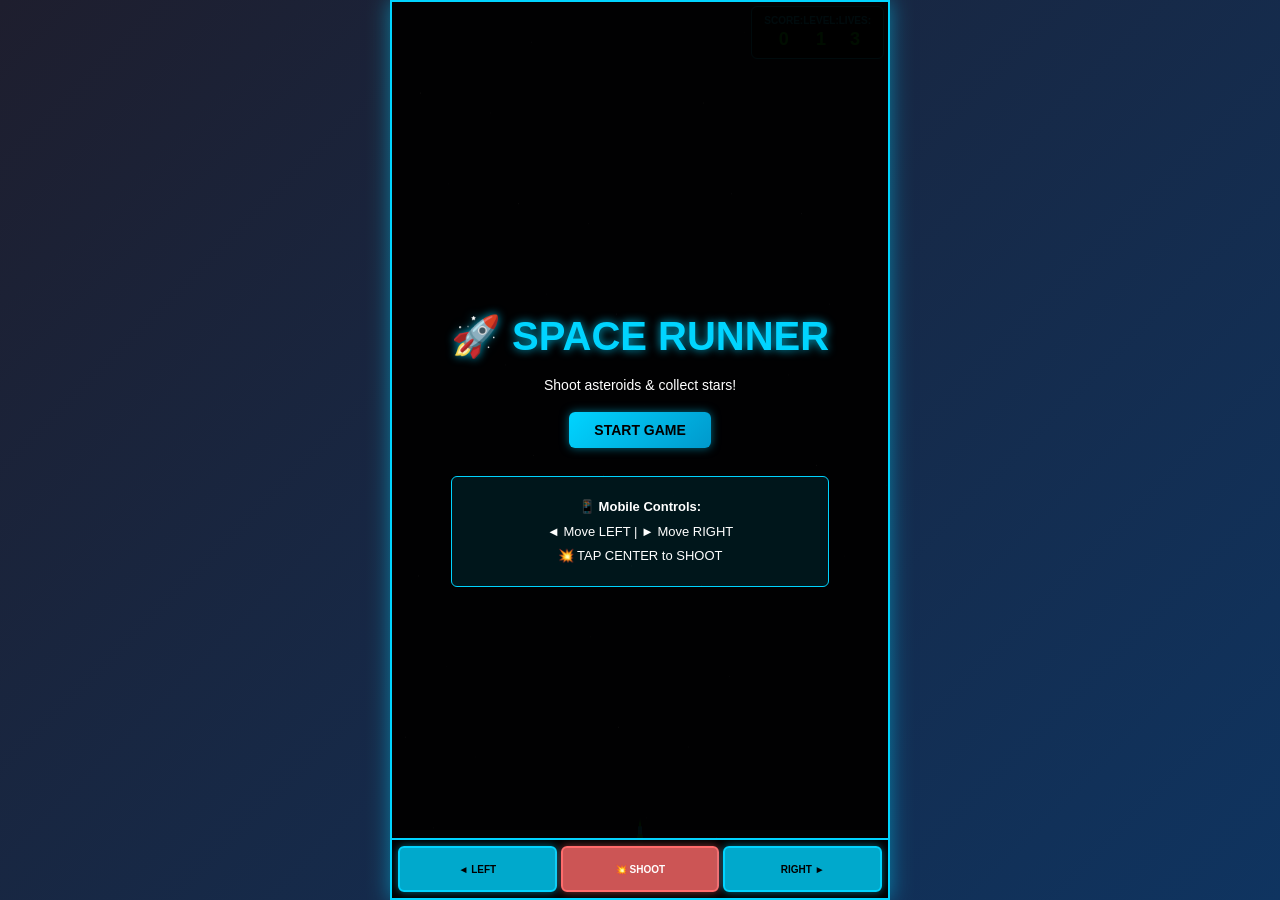
<file: index.html>
<!DOCTYPE html>
<html lang="en">
<head>
    <meta charset="UTF-8">
    <meta name="viewport" content="width=device-width, initial-scale=1.0, viewport-fit=cover, user-scalable=no">
    <title>Space Runner - Mobile Game</title>
    <link rel="stylesheet" href="style.css">
</head>
<body>
    <div class="container">
        <div id="gameContainer">
            <canvas id="gameCanvas"></canvas>
            
            <!-- Game UI Overlay -->
            <div id="ui" class="ui-overlay">
                <div class="score-board">
                    <div class="score-item">
                        <span class="label">Score:</span>
                        <span id="score" class="value">0</span>
                    </div>
                    <div class="score-item">
                        <span class="label">Level:</span>
                        <span id="level" class="value">1</span>
                    </div>
                    <div class="score-item">
                        <span class="label">Lives:</span>
                        <span id="lives" class="value">3</span>
                    </div>
                </div>

                <!-- Start Screen -->
                <div id="startScreen" class="screen active">
                    <div class="screen-content">
                        <h1>🚀 SPACE RUNNER</h1>
                        <p>Shoot asteroids & collect stars!</p>
                        <button id="startBtn" class="btn btn-primary">START GAME</button>
                        <div class="controls-info">
                            <p><strong>📱 Mobile Controls:</strong></p>
                            <p>◄ Move LEFT | ► Move RIGHT</p>
                            <p>💥 TAP CENTER to SHOOT</p>
                        </div>
                    </div>
                </div>

                <!-- Game Over Screen -->
                <div id="gameOverScreen" class="screen">
                    <div class="screen-content">
                        <h1>GAME OVER</h1>
                        <div class="final-stats">
                            <p>Final Score: <span id="finalScore">0</span></p>
                            <p>Level Reached: <span id="finalLevel">1</span></p>
                        </div>
                        <button id="restartBtn" class="btn btn-primary">PLAY AGAIN</button>
                        <button id="shareBtn" class="btn btn-secondary">SHARE SCORE</button>
                    </div>
                </div>

                <!-- Pause Screen -->
                <div id="pauseScreen" class="screen">
                    <div class="screen-content">
                        <h1>PAUSED</h1>
                        <button id="pauseResumeBtn" class="btn btn-primary">RESUME</button>
                        <button id="pauseQuitBtn" class="btn btn-secondary">QUIT TO MENU</button>
                    </div>
                </div>
            </div>

            <!-- Mobile Controls - Optimized Layout -->
            <div class="mobile-controls">
                <button id="leftBtn" class="control-btn left-btn">◄ LEFT</button>
                <button id="shootBtn" class="control-btn shoot-btn">💥 SHOOT</button>
                <button id="rightBtn" class="control-btn right-btn">RIGHT ►</button>
            </div>
        </div>
    </div>

    <script src="game.js"></script>
</body>
</html>
</file>
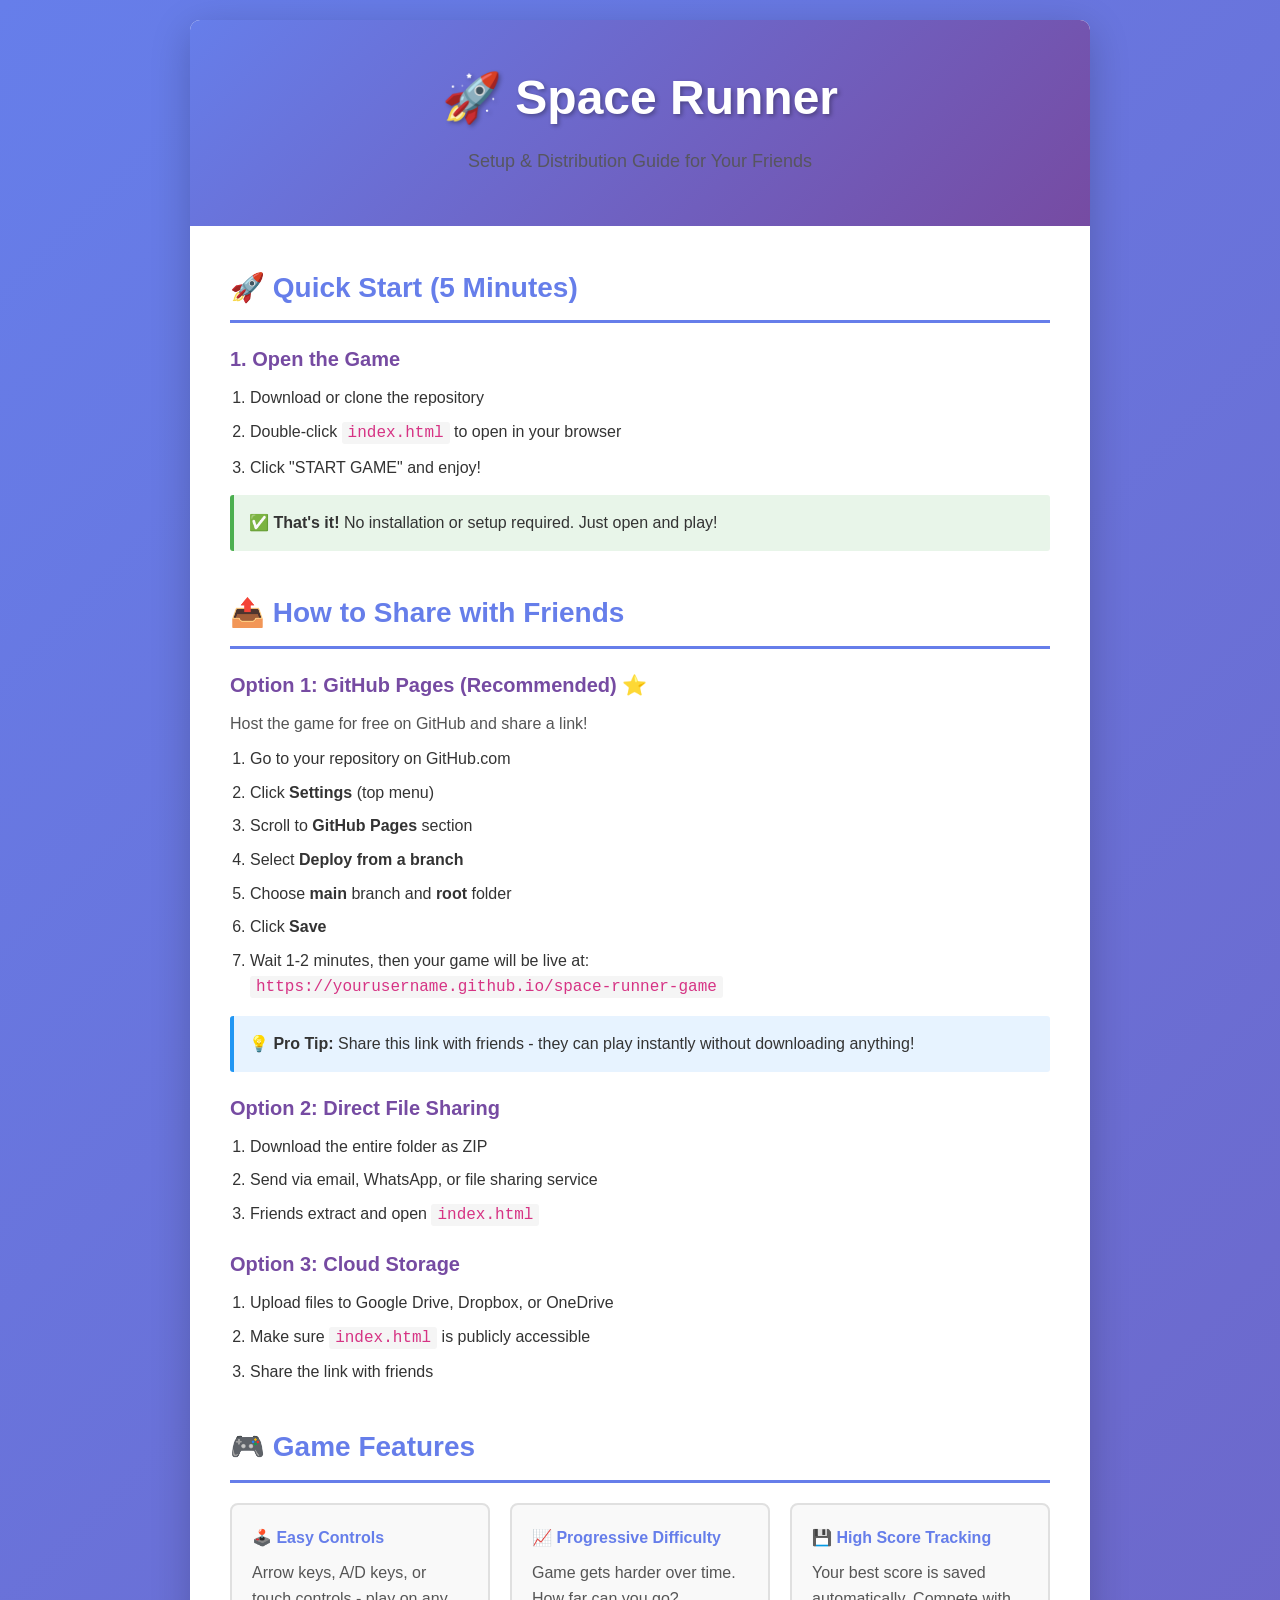
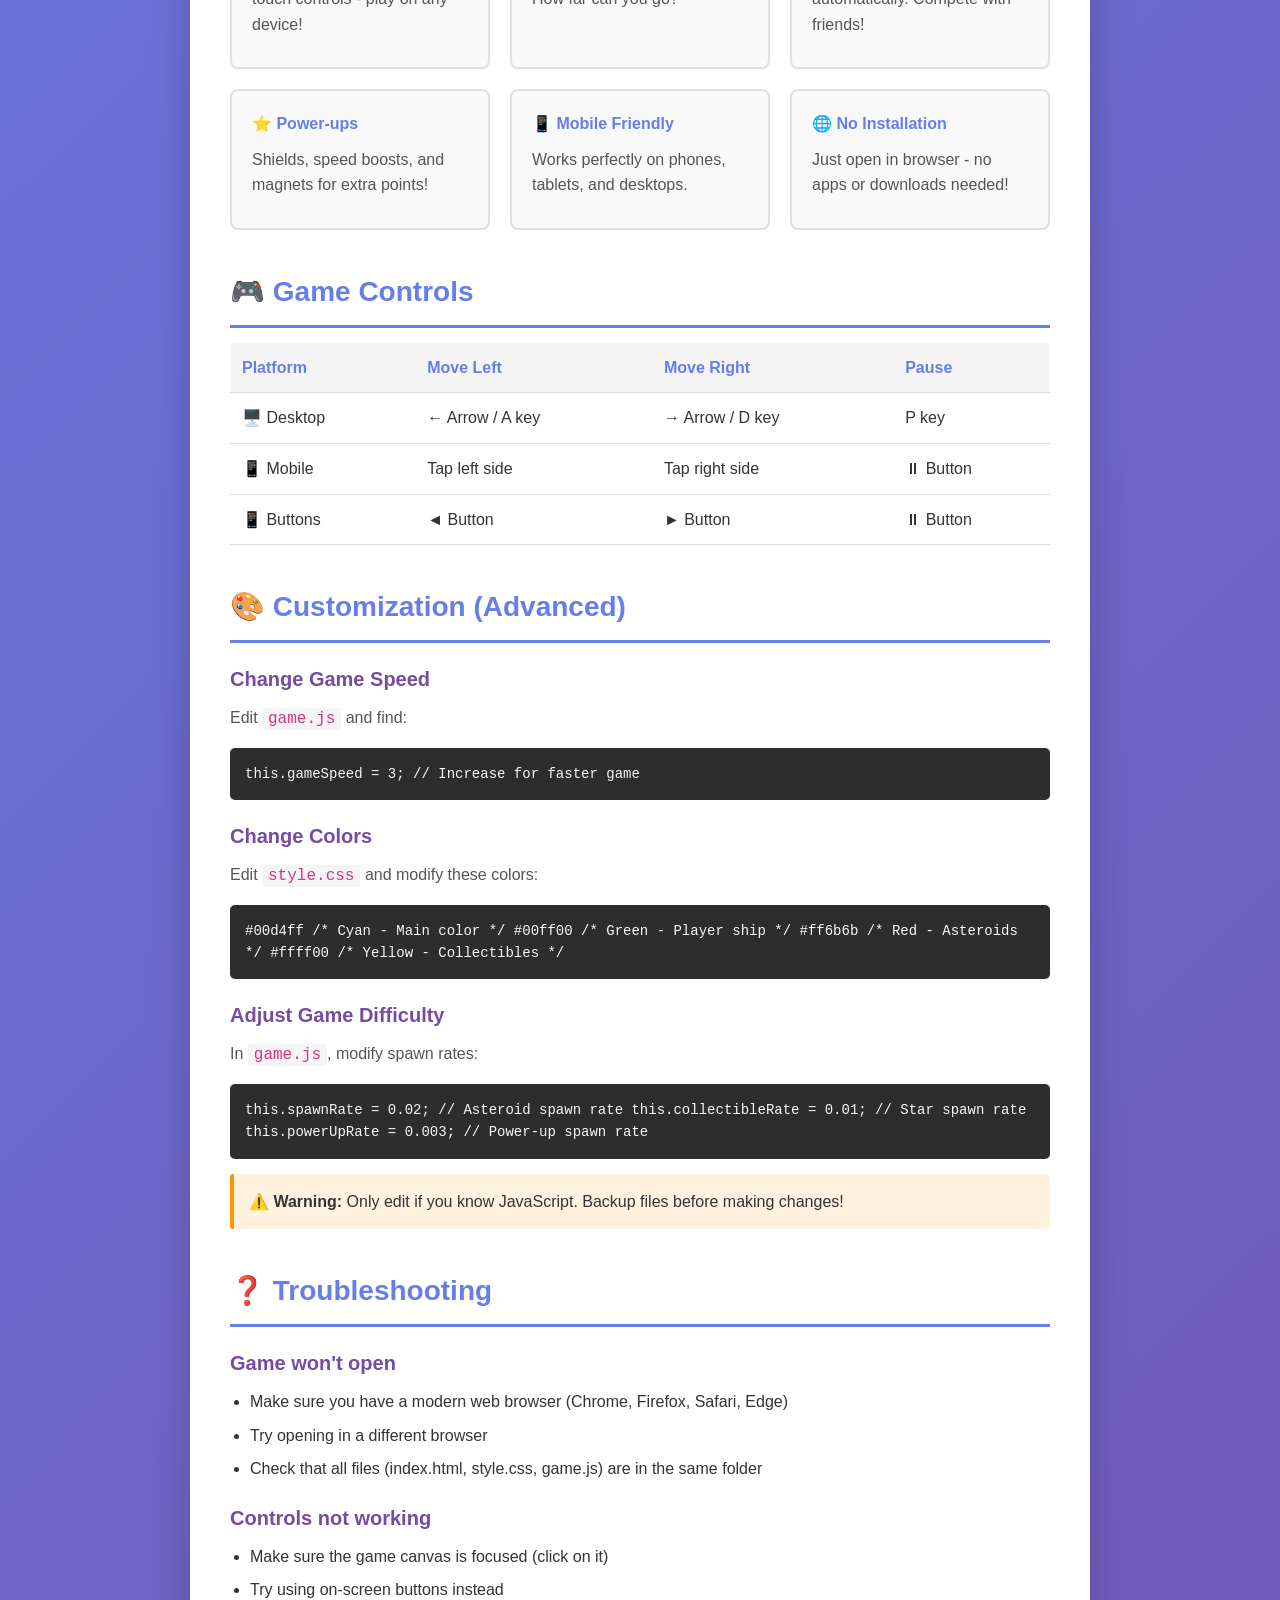
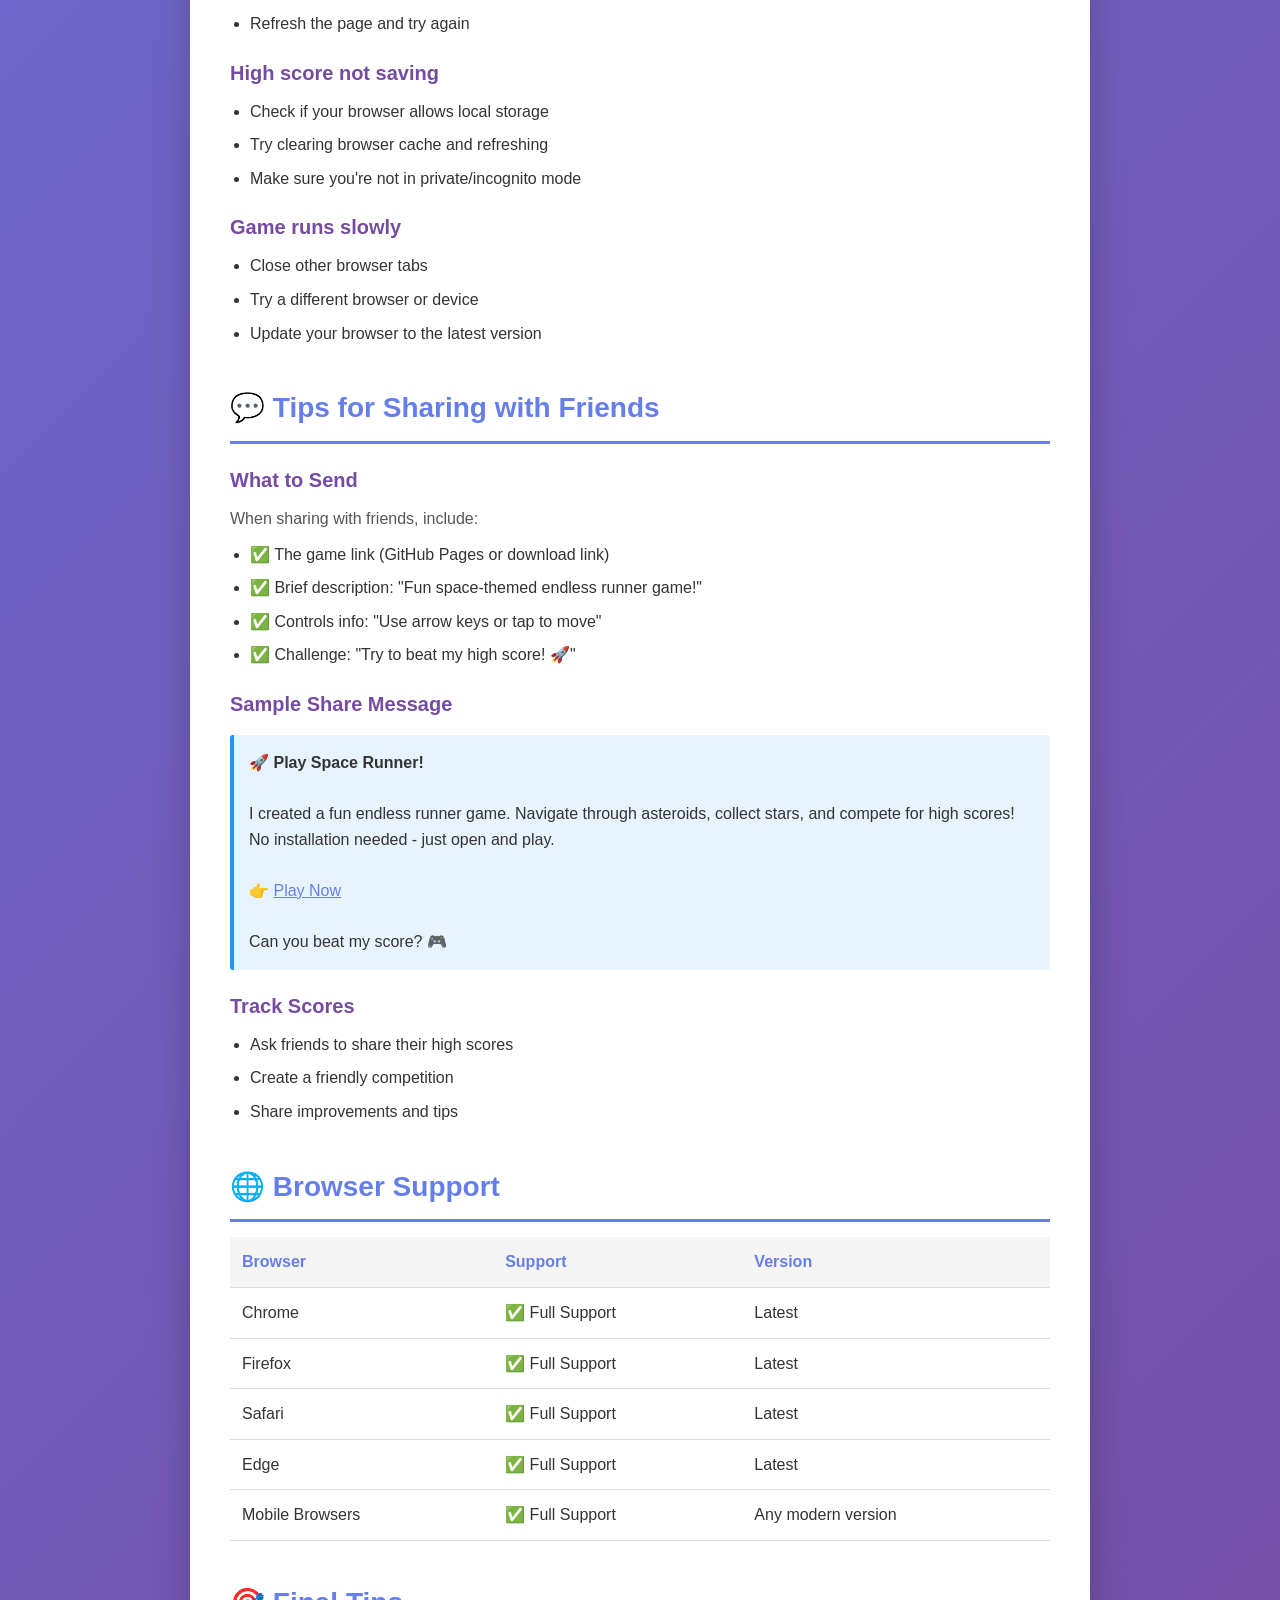
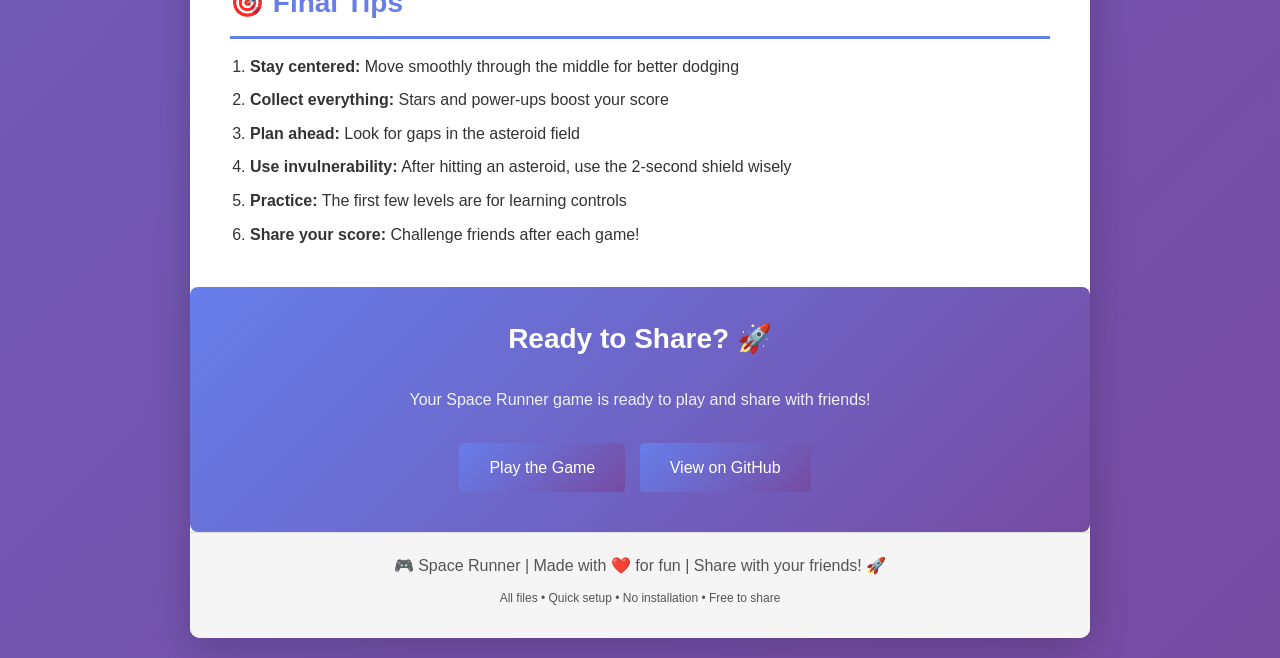
<file: SETUP.html>
<!DOCTYPE html>
<html lang="en">
<head>
    <meta charset="UTF-8">
    <meta name="viewport" content="width=device-width, initial-scale=1.0">
    <title>Space Runner - Setup Guide</title>
    <style>
        * {
            margin: 0;
            padding: 0;
            box-sizing: border-box;
        }

        body {
            font-family: 'Segoe UI', Tahoma, Geneva, Verdana, sans-serif;
            background: linear-gradient(135deg, #667eea 0%, #764ba2 100%);
            color: #333;
            line-height: 1.6;
            padding: 20px;
        }

        .container {
            max-width: 900px;
            margin: 0 auto;
            background: white;
            border-radius: 10px;
            box-shadow: 0 10px 40px rgba(0,0,0,0.2);
            overflow: hidden;
        }

        header {
            background: linear-gradient(135deg, #667eea 0%, #764ba2 100%);
            color: white;
            padding: 40px 20px;
            text-align: center;
        }

        header h1 {
            font-size: 48px;
            margin-bottom: 10px;
            text-shadow: 2px 2px 4px rgba(0,0,0,0.3);
        }

        header p {
            font-size: 18px;
            opacity: 0.9;
        }

        .content {
            padding: 40px;
        }

        section {
            margin-bottom: 40px;
        }

        section h2 {
            color: #667eea;
            font-size: 28px;
            margin-bottom: 15px;
            border-bottom: 3px solid #667eea;
            padding-bottom: 10px;
        }

        section h3 {
            color: #764ba2;
            font-size: 20px;
            margin-top: 20px;
            margin-bottom: 10px;
        }

        p {
            margin-bottom: 10px;
            color: #555;
        }

        code {
            background: #f5f5f5;
            padding: 2px 6px;
            border-radius: 3px;
            font-family: 'Courier New', monospace;
            color: #d63384;
        }

        .code-block {
            background: #2d2d2d;
            color: #f8f8f2;
            padding: 15px;
            border-radius: 5px;
            overflow-x: auto;
            margin: 15px 0;
            font-family: 'Courier New', monospace;
            font-size: 14px;
        }

        ul, ol {
            margin-left: 20px;
            margin-bottom: 15px;
        }

        li {
            margin-bottom: 8px;
        }

        .button {
            display: inline-block;
            background: linear-gradient(135deg, #667eea 0%, #764ba2 100%);
            color: white;
            padding: 12px 30px;
            border-radius: 5px;
            text-decoration: none;
            margin: 10px 10px 10px 0;
            transition: transform 0.2s;
        }

        .button:hover {
            transform: scale(1.05);
        }

        .info-box {
            background: #e7f3ff;
            border-left: 4px solid #2196F3;
            padding: 15px;
            margin: 15px 0;
            border-radius: 3px;
        }

        .success-box {
            background: #e8f5e9;
            border-left: 4px solid #4caf50;
            padding: 15px;
            margin: 15px 0;
            border-radius: 3px;
        }

        .warning-box {
            background: #fff3e0;
            border-left: 4px solid #ff9800;
            padding: 15px;
            margin: 15px 0;
            border-radius: 3px;
        }

        table {
            width: 100%;
            border-collapse: collapse;
            margin: 15px 0;
        }

        th, td {
            padding: 12px;
            text-align: left;
            border-bottom: 1px solid #ddd;
        }

        th {
            background: #f5f5f5;
            font-weight: bold;
            color: #667eea;
        }

        tr:hover {
            background: #f9f9f9;
        }

        footer {
            background: #f5f5f5;
            padding: 20px;
            text-align: center;
            color: #999;
            border-top: 1px solid #ddd;
        }

        .feature-grid {
            display: grid;
            grid-template-columns: repeat(auto-fit, minmax(250px, 1fr));
            gap: 20px;
            margin: 20px 0;
        }

        .feature-card {
            background: #f9f9f9;
            padding: 20px;
            border-radius: 8px;
            border: 2px solid #e0e0e0;
            transition: all 0.3s;
        }

        .feature-card:hover {
            border-color: #667eea;
            box-shadow: 0 5px 15px rgba(102, 126, 234, 0.2);
        }

        .feature-card h4 {
            color: #667eea;
            margin-bottom: 10px;
        }
    </style>
</head>
<body>
    <div class="container">
        <header>
            <h1>🚀 Space Runner</h1>
            <p>Setup & Distribution Guide for Your Friends</p>
        </header>

        <div class="content">
            <!-- Quick Start Section -->
            <section>
                <h2>🚀 Quick Start (5 Minutes)</h2>
                
                <h3>1. Open the Game</h3>
                <ol>
                    <li>Download or clone the repository</li>
                    <li>Double-click <code>index.html</code> to open in your browser</li>
                    <li>Click "START GAME" and enjoy!</li>
                </ol>

                <div class="success-box">
                    <strong>✅ That's it!</strong> No installation or setup required. Just open and play!
                </div>
            </section>

            <!-- Distribution Options -->
            <section>
                <h2>📤 How to Share with Friends</h2>

                <h3>Option 1: GitHub Pages (Recommended) ⭐</h3>
                <p>Host the game for free on GitHub and share a link!</p>
                <ol>
                    <li>Go to your repository on GitHub.com</li>
                    <li>Click <strong>Settings</strong> (top menu)</li>
                    <li>Scroll to <strong>GitHub Pages</strong> section</li>
                    <li>Select <strong>Deploy from a branch</strong></li>
                    <li>Choose <strong>main</strong> branch and <strong>root</strong> folder</li>
                    <li>Click <strong>Save</strong></li>
                    <li>Wait 1-2 minutes, then your game will be live at: <br>
                        <code>https://yourusername.github.io/space-runner-game</code>
                    </li>
                </ol>

                <div class="info-box">
                    <strong>💡 Pro Tip:</strong> Share this link with friends - they can play instantly without downloading anything!
                </div>

                <h3>Option 2: Direct File Sharing</h3>
                <ol>
                    <li>Download the entire folder as ZIP</li>
                    <li>Send via email, WhatsApp, or file sharing service</li>
                    <li>Friends extract and open <code>index.html</code></li>
                </ol>

                <h3>Option 3: Cloud Storage</h3>
                <ol>
                    <li>Upload files to Google Drive, Dropbox, or OneDrive</li>
                    <li>Make sure <code>index.html</code> is publicly accessible</li>
                    <li>Share the link with friends</li>
                </ol>
            </section>

            <!-- Features Showcase -->
            <section>
                <h2>🎮 Game Features</h2>
                <div class="feature-grid">
                    <div class="feature-card">
                        <h4>🕹️ Easy Controls</h4>
                        <p>Arrow keys, A/D keys, or touch controls - play on any device!</p>
                    </div>
                    <div class="feature-card">
                        <h4>📈 Progressive Difficulty</h4>
                        <p>Game gets harder over time. How far can you go?</p>
                    </div>
                    <div class="feature-card">
                        <h4>💾 High Score Tracking</h4>
                        <p>Your best score is saved automatically. Compete with friends!</p>
                    </div>
                    <div class="feature-card">
                        <h4>⭐ Power-ups</h4>
                        <p>Shields, speed boosts, and magnets for extra points!</p>
                    </div>
                    <div class="feature-card">
                        <h4>📱 Mobile Friendly</h4>
                        <p>Works perfectly on phones, tablets, and desktops.</p>
                    </div>
                    <div class="feature-card">
                        <h4>🌐 No Installation</h4>
                        <p>Just open in browser - no apps or downloads needed!</p>
                    </div>
                </div>
            </section>

            <!-- Game Controls -->
            <section>
                <h2>🎮 Game Controls</h2>
                <table>
                    <tr>
                        <th>Platform</th>
                        <th>Move Left</th>
                        <th>Move Right</th>
                        <th>Pause</th>
                    </tr>
                    <tr>
                        <td>🖥️ Desktop</td>
                        <td>← Arrow / A key</td>
                        <td>→ Arrow / D key</td>
                        <td>P key</td>
                    </tr>
                    <tr>
                        <td>📱 Mobile</td>
                        <td>Tap left side</td>
                        <td>Tap right side</td>
                        <td>⏸ Button</td>
                    </tr>
                    <tr>
                        <td>📱 Buttons</td>
                        <td>◄ Button</td>
                        <td>► Button</td>
                        <td>⏸ Button</td>
                    </tr>
                </table>
            </section>

            <!-- Customization Guide -->
            <section>
                <h2>🎨 Customization (Advanced)</h2>

                <h3>Change Game Speed</h3>
                <p>Edit <code>game.js</code> and find:</p>
                <div class="code-block">this.gameSpeed = 3;  // Increase for faster game</div>

                <h3>Change Colors</h3>
                <p>Edit <code>style.css</code> and modify these colors:</p>
                <div class="code-block">
#00d4ff   /* Cyan - Main color */
#00ff00   /* Green - Player ship */
#ff6b6b   /* Red - Asteroids */
#ffff00   /* Yellow - Collectibles */
                </div>

                <h3>Adjust Game Difficulty</h3>
                <p>In <code>game.js</code>, modify spawn rates:</p>
                <div class="code-block">
this.spawnRate = 0.02;         // Asteroid spawn rate
this.collectibleRate = 0.01;   // Star spawn rate
this.powerUpRate = 0.003;      // Power-up spawn rate
                </div>

                <div class="warning-box">
                    <strong>⚠️ Warning:</strong> Only edit if you know JavaScript. Backup files before making changes!
                </div>
            </section>

            <!-- Troubleshooting -->
            <section>
                <h2>❓ Troubleshooting</h2>

                <h3>Game won't open</h3>
                <ul>
                    <li>Make sure you have a modern web browser (Chrome, Firefox, Safari, Edge)</li>
                    <li>Try opening in a different browser</li>
                    <li>Check that all files (index.html, style.css, game.js) are in the same folder</li>
                </ul>

                <h3>Controls not working</h3>
                <ul>
                    <li>Make sure the game canvas is focused (click on it)</li>
                    <li>Try using on-screen buttons instead</li>
                    <li>Refresh the page and try again</li>
                </ul>

                <h3>High score not saving</h3>
                <ul>
                    <li>Check if your browser allows local storage</li>
                    <li>Try clearing browser cache and refreshing</li>
                    <li>Make sure you're not in private/incognito mode</li>
                </ul>

                <h3>Game runs slowly</h3>
                <ul>
                    <li>Close other browser tabs</li>
                    <li>Try a different browser or device</li>
                    <li>Update your browser to the latest version</li>
                </ul>
            </section>

            <!-- Sharing Tips -->
            <section>
                <h2>💬 Tips for Sharing with Friends</h2>

                <h3>What to Send</h3>
                <p>When sharing with friends, include:</p>
                <ul>
                    <li>✅ The game link (GitHub Pages or download link)</li>
                    <li>✅ Brief description: "Fun space-themed endless runner game!"</li>
                    <li>✅ Controls info: "Use arrow keys or tap to move"</li>
                    <li>✅ Challenge: "Try to beat my high score! 🚀"</li>
                </ul>

                <h3>Sample Share Message</h3>
                <div class="info-box">
                    🚀 <strong>Play Space Runner!</strong><br><br>
                    I created a fun endless runner game. Navigate through asteroids, collect stars, and compete for high scores! No installation needed - just open and play.<br><br>
                    👉 <a href="https://yourusername.github.io/space-runner-game" style="color: #667eea;">Play Now</a><br><br>
                    Can you beat my score? 🎮
                </div>

                <h3>Track Scores</h3>
                <ul>
                    <li>Ask friends to share their high scores</li>
                    <li>Create a friendly competition</li>
                    <li>Share improvements and tips</li>
                </ul>
            </section>

            <!-- Browser Compatibility -->
            <section>
                <h2>🌐 Browser Support</h2>
                <table>
                    <tr>
                        <th>Browser</th>
                        <th>Support</th>
                        <th>Version</th>
                    </tr>
                    <tr>
                        <td>Chrome</td>
                        <td>✅ Full Support</td>
                        <td>Latest</td>
                    </tr>
                    <tr>
                        <td>Firefox</td>
                        <td>✅ Full Support</td>
                        <td>Latest</td>
                    </tr>
                    <tr>
                        <td>Safari</td>
                        <td>✅ Full Support</td>
                        <td>Latest</td>
                    </tr>
                    <tr>
                        <td>Edge</td>
                        <td>✅ Full Support</td>
                        <td>Latest</td>
                    </tr>
                    <tr>
                        <td>Mobile Browsers</td>
                        <td>✅ Full Support</td>
                        <td>Any modern version</td>
                    </tr>
                </table>
            </section>

            <!-- Final Tips -->
            <section>
                <h2>🎯 Final Tips</h2>
                <ol>
                    <li><strong>Stay centered:</strong> Move smoothly through the middle for better dodging</li>
                    <li><strong>Collect everything:</strong> Stars and power-ups boost your score</li>
                    <li><strong>Plan ahead:</strong> Look for gaps in the asteroid field</li>
                    <li><strong>Use invulnerability:</strong> After hitting an asteroid, use the 2-second shield wisely</li>
                    <li><strong>Practice:</strong> The first few levels are for learning controls</li>
                    <li><strong>Share your score:</strong> Challenge friends after each game!</li>
                </ol>
            </section>

            <!-- Call to Action -->
            <section style="text-align: center; background: linear-gradient(135deg, #667eea 0%, #764ba2 100%); color: white; padding: 30px; border-radius: 8px; margin: 0 -40px -40px -40px;">
                <h2 style="color: white; border: none; margin-bottom: 15px;">Ready to Share? 🚀</h2>
                <p style="color: rgba(255,255,255,0.9); margin-bottom: 20px;">
                    Your Space Runner game is ready to play and share with friends!
                </p>
                <a href="index.html" class="button">Play the Game</a>
                <a href="https://github.com/herickmartuscelo-ai/space-runner-game" class="button">View on GitHub</a>
            </section>
        </div>

        <footer>
            <p>🎮 Space Runner | Made with ❤️ for fun | Share with your friends! 🚀</p>
            <p style="margin-top: 10px; font-size: 12px;">All files • Quick setup • No installation • Free to share</p>
        </footer>
    </div>
</body>
</html>
</file>
<file: style.css>
* {
    margin: 0;
    padding: 0;
    box-sizing: border-box;
}

html, body {
    width: 100%;
    height: 100%;
    overflow: hidden;
    -webkit-user-select: none;
    user-select: none;
    -webkit-touch-callout: none;
    -webkit-tap-highlight-color: transparent;
}

body {
    font-family: 'Arial', sans-serif;
    background: linear-gradient(135deg, #1e1e2e 0%, #0f3460 100%);
    display: flex;
    justify-content: center;
    align-items: center;
    color: #fff;
    position: fixed;
}

.container {
    display: flex;
    justify-content: center;
    align-items: center;
    width: 100%;
    height: 100%;
    padding: 0;
}

#gameContainer {
    position: relative;
    width: 100vw;
    height: 100vh;
    max-width: 500px;
    max-height: 100vh;
    background: #000;
    border: 2px solid #00d4ff;
    box-shadow: 0 0 20px rgba(0, 212, 255, 0.5);
    overflow: hidden;
    display: flex;
    flex-direction: column;
}

canvas {
    display: block;
    flex: 1;
    width: 100%;
    height: 100%;
    touch-action: none;
}

/* UI Overlay */
.ui-overlay {
    position: absolute;
    top: 0;
    left: 0;
    width: 100%;
    height: 100%;
    pointer-events: none;
    z-index: 100;
}

.score-board {
    position: absolute;
    top: 8px;
    left: 8px;
    right: 8px;
    display: flex;
    justify-content: space-around;
    background: rgba(0, 0, 0, 0.85);
    padding: 8px 12px;
    border-radius: 6px;
    border: 1px solid #00d4ff;
    pointer-events: none;
    font-size: 12px;
}

.score-item {
    display: flex;
    flex-direction: column;
    align-items: center;
    gap: 3px;
}

.score-item .label {
    font-size: 10px;
    color: #00d4ff;
    text-transform: uppercase;
    font-weight: bold;
}

.score-item .value {
    font-size: 18px;
    font-weight: bold;
    color: #00ff00;
}

/* Screens */
.screen {
    position: absolute;
    top: 0;
    left: 0;
    width: 100%;
    height: 100%;
    display: none;
    justify-content: center;
    align-items: center;
    background: rgba(0, 0, 0, 0.95);
    z-index: 200;
    pointer-events: auto;
}

.screen.active {
    display: flex;
}

.screen-content {
    text-align: center;
    animation: fadeIn 0.5s ease-in;
    padding: 20px;
}

@keyframes fadeIn {
    from {
        opacity: 0;
        transform: scale(0.9);
    }
    to {
        opacity: 1;
        transform: scale(1);
    }
}

.screen-content h1 {
    font-size: 40px;
    margin-bottom: 15px;
    color: #00d4ff;
    text-shadow: 0 0 10px rgba(0, 212, 255, 0.8);
    animation: pulse 1s infinite;
}

@keyframes pulse {
    0%, 100% {
        text-shadow: 0 0 10px rgba(0, 212, 255, 0.8);
    }
    50% {
        text-shadow: 0 0 20px rgba(0, 212, 255, 1);
    }
}

.screen-content p {
    font-size: 14px;
    color: #fff;
    margin-bottom: 8px;
    line-height: 1.5;
}

.controls-info {
    margin-top: 20px;
    padding: 15px;
    background: rgba(0, 212, 255, 0.1);
    border-radius: 6px;
    border: 1px solid #00d4ff;
}

.controls-info p {
    font-size: 13px;
    margin: 5px 0;
}

.final-stats {
    margin: 15px 0;
    padding: 15px;
    background: rgba(0, 255, 0, 0.1);
    border-radius: 6px;
    border: 1px solid #00ff00;
}

.final-stats p {
    font-size: 16px;
    margin: 8px 0;
    color: #00ff00;
}

/* Buttons */
.btn {
    padding: 10px 25px;
    margin: 8px;
    font-size: 14px;
    border: none;
    border-radius: 6px;
    cursor: pointer;
    text-transform: uppercase;
    font-weight: bold;
    transition: all 0.3s ease;
    pointer-events: auto;
}

.btn-primary {
    background: linear-gradient(135deg, #00d4ff 0%, #0099cc 100%);
    color: #000;
    box-shadow: 0 0 10px rgba(0, 212, 255, 0.5);
}

.btn-primary:active {
    transform: scale(0.95);
}

.btn-secondary {
    background: linear-gradient(135deg, #ff6b6b 0%, #cc0000 100%);
    color: #fff;
    box-shadow: 0 0 10px rgba(255, 107, 107, 0.5);
}

.btn-secondary:active {
    transform: scale(0.95);
}

/* Mobile Controls - Optimized */
.mobile-controls {
    position: absolute;
    bottom: 0;
    left: 0;
    right: 0;
    display: grid;
    grid-template-columns: 1fr 1fr 1fr;
    gap: 4px;
    padding: 6px;
    background: rgba(0, 0, 0, 0.9);
    border-top: 2px solid #00d4ff;
    z-index: 150;
    pointer-events: auto;
    height: auto;
}

.control-btn {
    padding: 14px 8px;
    background: rgba(0, 212, 255, 0.8);
    color: #000;
    border: 2px solid #00d4ff;
    border-radius: 6px;
    font-size: 12px;
    font-weight: bold;
    cursor: pointer;
    transition: all 0.2s ease;
    box-shadow: 0 0 8px rgba(0, 212, 255, 0.5);
    display: flex;
    align-items: center;
    justify-content: center;
    white-space: nowrap;
    text-align: center;
    -webkit-user-select: none;
    user-select: none;
}

.control-btn:active {
    background: rgba(0, 212, 255, 1);
    transform: scale(0.95);
    box-shadow: 0 0 15px rgba(0, 212, 255, 0.9);
}

.shoot-btn {
    background: rgba(255, 107, 107, 0.8);
    border-color: #ff6b6b;
    color: #fff;
    box-shadow: 0 0 8px rgba(255, 107, 107, 0.5);
}

.shoot-btn:active {
    background: rgba(255, 107, 107, 1);
    box-shadow: 0 0 15px rgba(255, 107, 107, 0.9);
}

/* Responsive adjustments */
@media (max-width: 480px) {
    .screen-content h1 {
        font-size: 32px;
    }

    .btn {
        padding: 8px 20px;
        font-size: 12px;
        margin: 6px;
    }

    .score-board {
        font-size: 10px;
    }

    .score-item .value {
        font-size: 16px;
    }

    .control-btn {
        padding: 12px 6px;
        font-size: 11px;
    }
}

@media (orientation: landscape) {
    #gameContainer {
        height: 100vh;
        width: 100%;
    }

    .score-board {
        top: 4px;
        right: 4px;
        left: auto;
        width: auto;
    }

    .mobile-controls {
        height: 60px;
    }

    .control-btn {
        padding: 10px 6px;
        font-size: 10px;
    }
}

/* Prevent zoom on double tap */
input, button {
    font-size: 16px;
}

/* Safe area for notches */
@supports (padding: max(0px)) {
    #gameContainer {
        padding-left: max(0px, env(safe-area-inset-left));
        padding-right: max(0px, env(safe-area-inset-right));
        padding-top: max(0px, env(safe-area-inset-top));
        padding-bottom: max(0px, env(safe-area-inset-bottom));
    }
}
</file>
